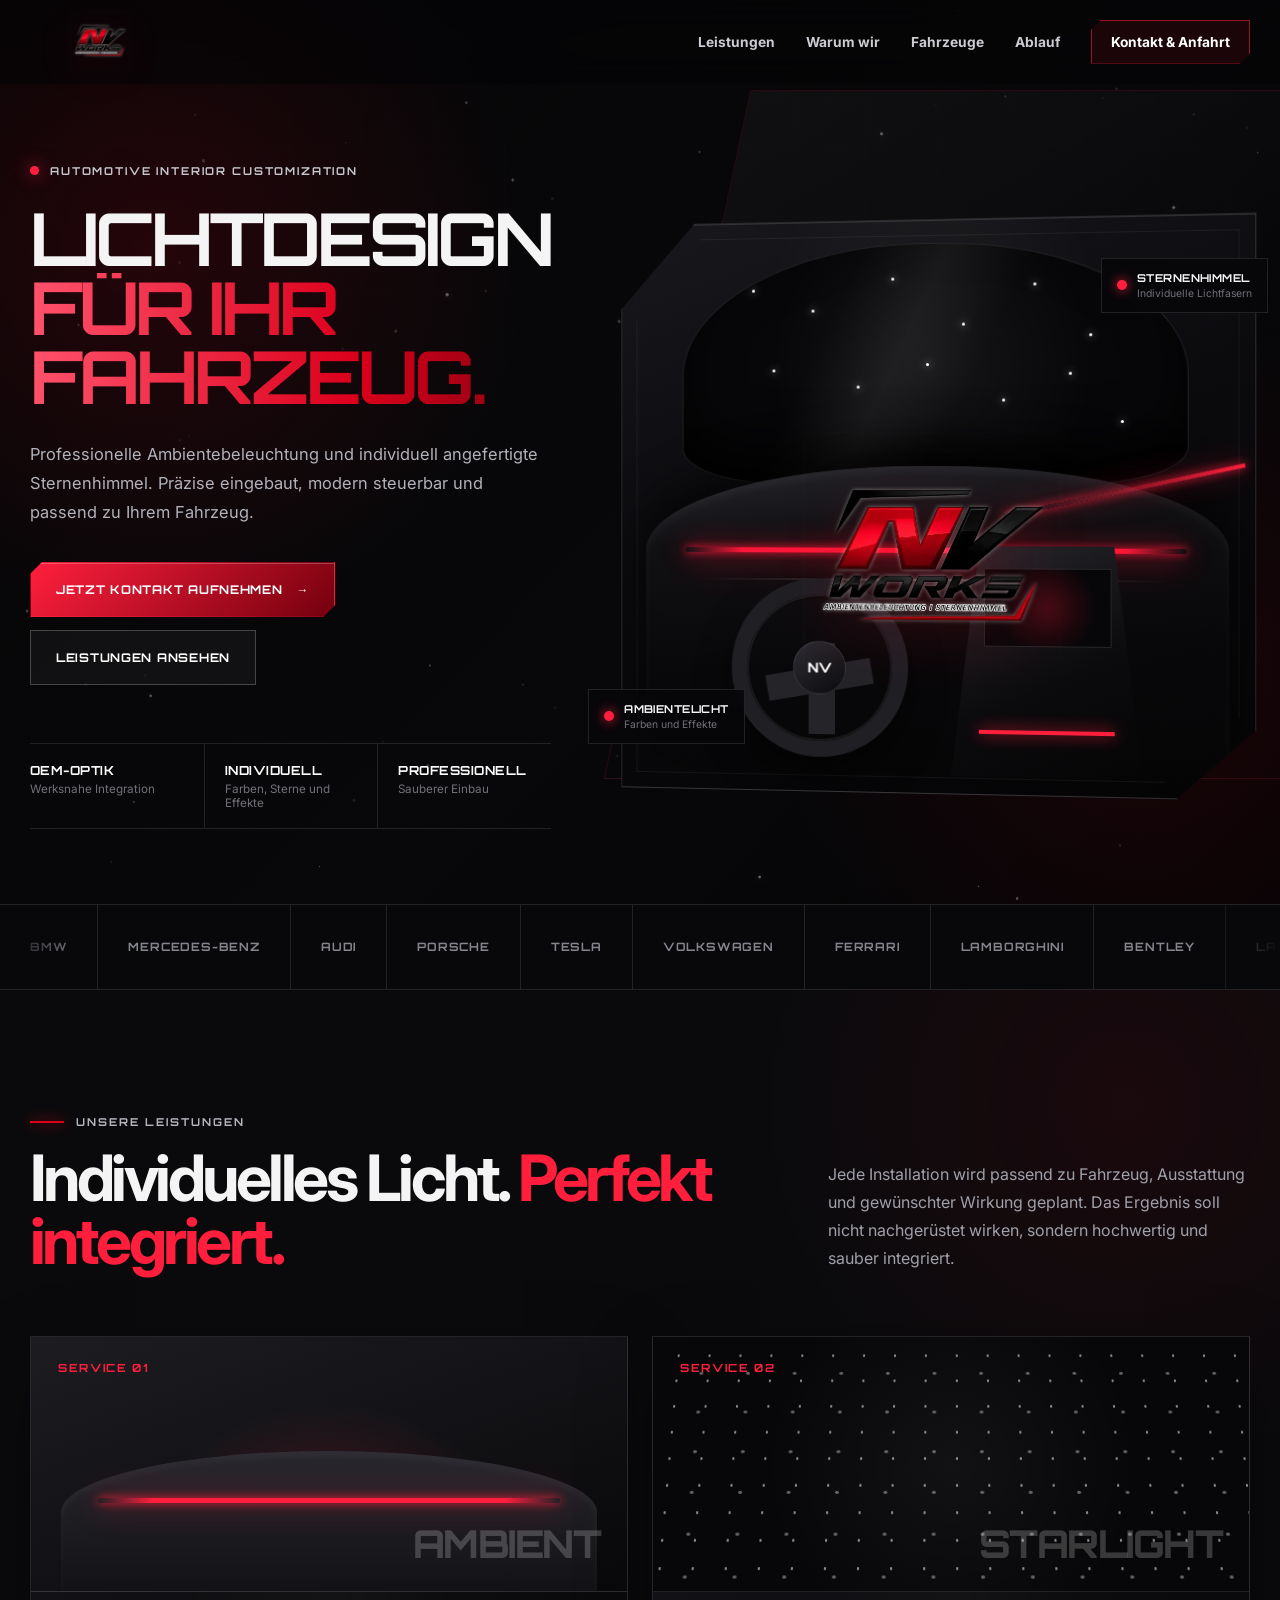
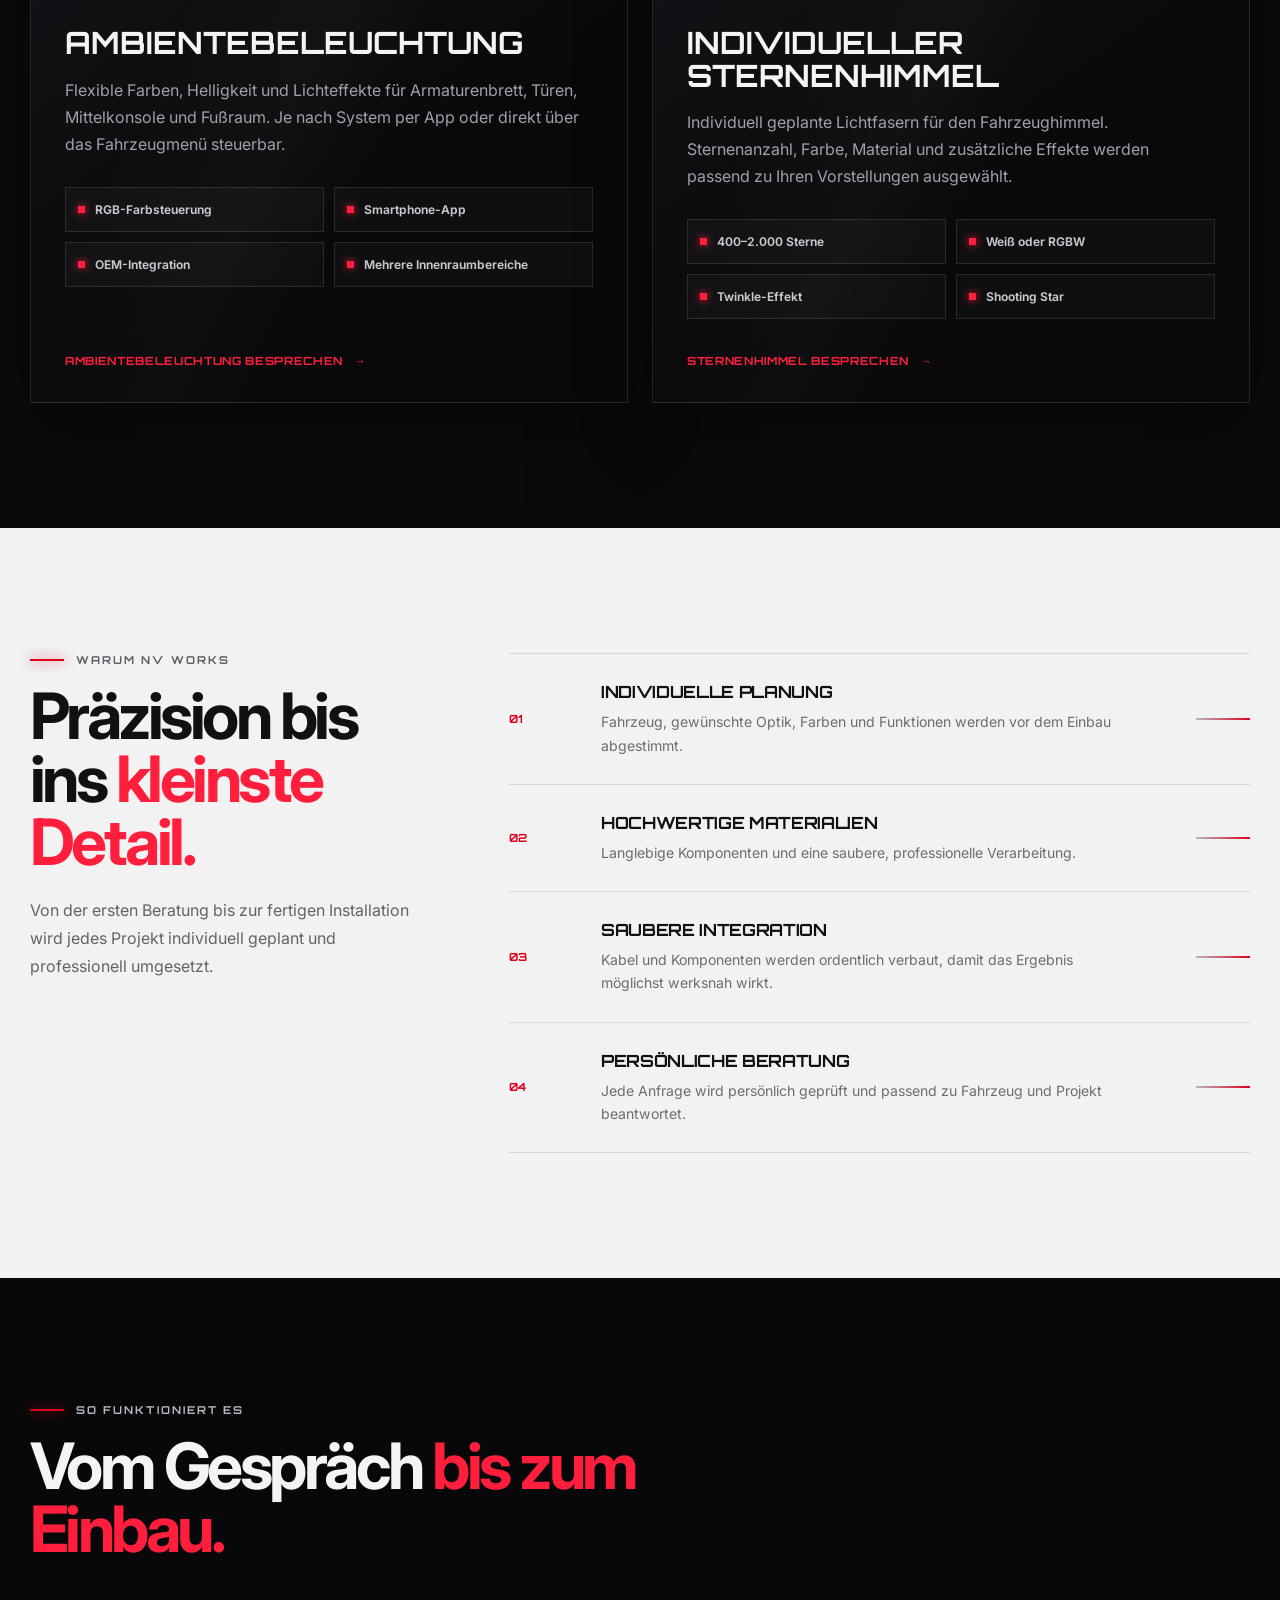
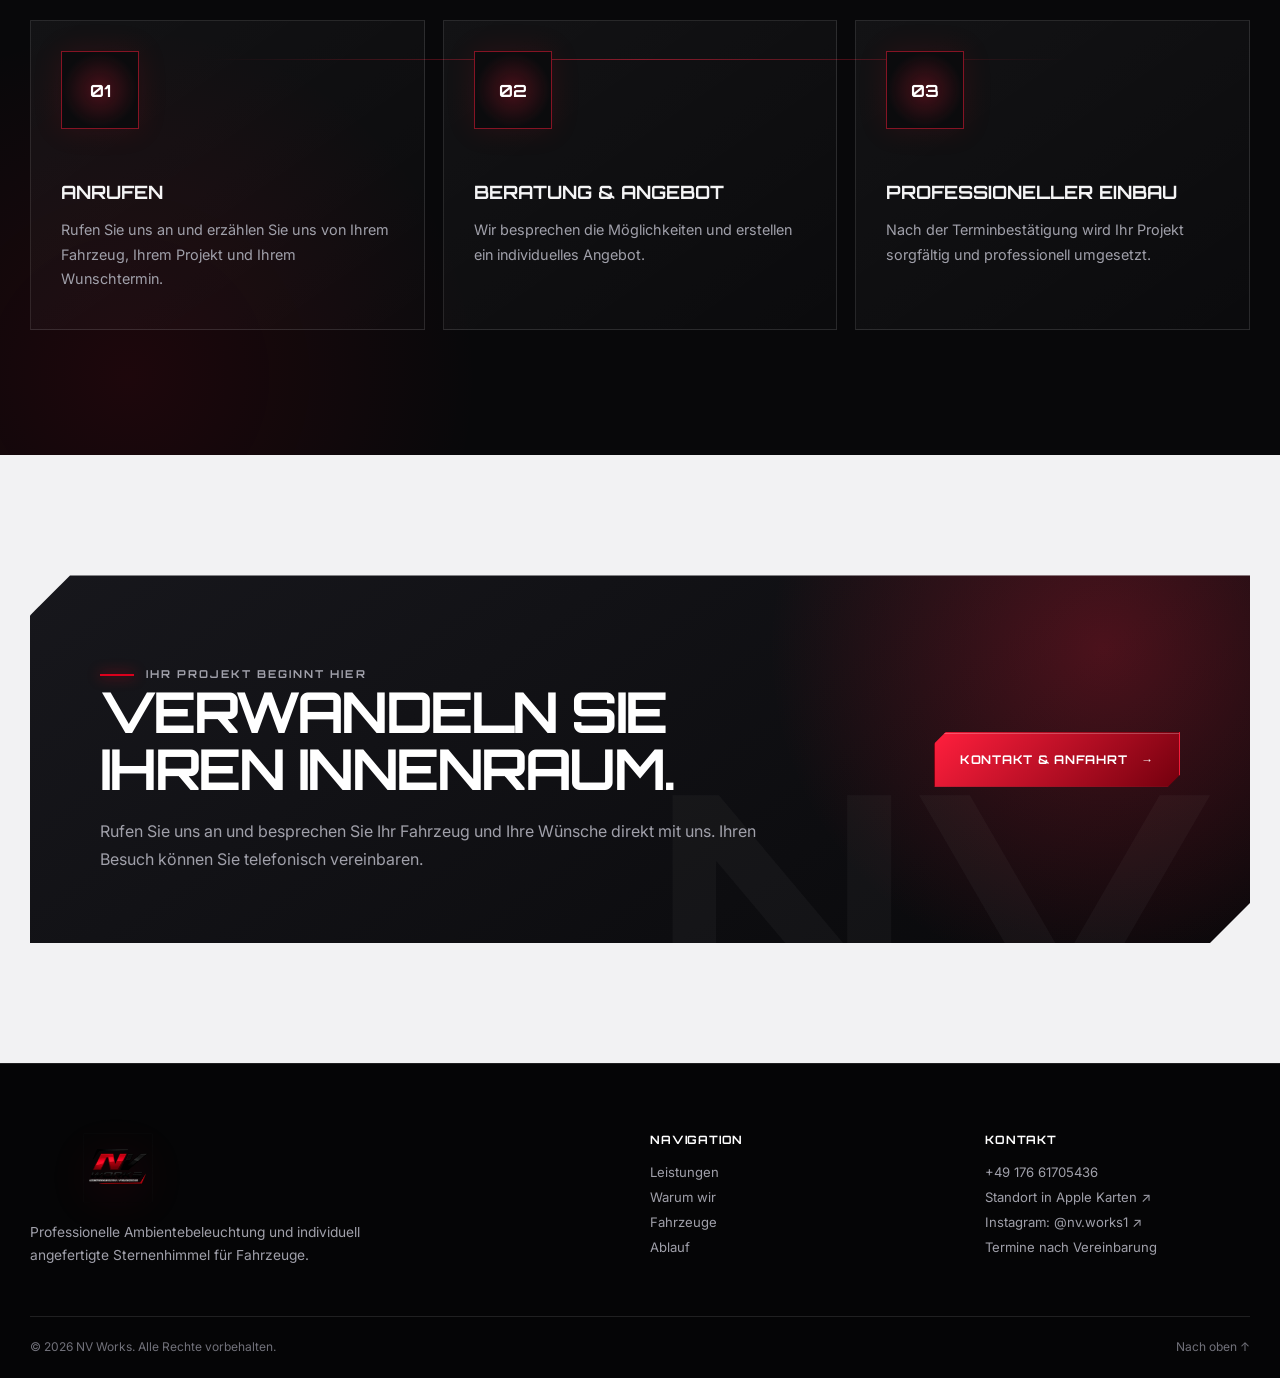
<file: index.html>
<!DOCTYPE html>
<html lang="de">
<head>
 <meta charset="UTF-8">
 <meta name="viewport" content="width=device-width, initial-scale=1.0">
 <meta name="description" content="NV Works – professionelle Ambientebeleuchtung und individuelle Sternenhimmel für Fahrzeuge.">
 <meta name="theme-color" content="#050506">
 <title>NV Works | Ambientebeleuchtung & Sternenhimmel</title>
 
 <link rel="icon" type="image/png" href="nv-works-logo.png">
 <link rel="preconnect" href="https://fonts.googleapis.com">
 <link rel="preconnect" href="https://fonts.gstatic.com" crossorigin>
 <link href="https://fonts.googleapis.com/css2?family=Inter:wght@400;500;600;700;800&family=Orbitron:wght@500;600;700;800&display=swap" rel="stylesheet">
 
 <style>
   :root {
     --black: #050506;
     --black-soft: #0a0a0c;
     --panel: #101014;
     --panel-light: #17171c;
     --metal: #26262c;
     --red: #dc001c;
     --red-bright: #ff1f3d;
     --red-dark: #74000e;
     --white: #ffffff;
     --text: #f4f4f5;
     --muted: #a0a0aa;
     --muted-dark: #71717a;
     --line: rgba(255, 255, 255, 0.11);
     --line-strong: rgba(255, 255, 255, 0.22);
     --container: 1220px;
     --header-height: 84px;
     --radius: 22px;
     --shadow: 0 30px 90px rgba(0, 0, 0, 0.55);
   }
 
   * { box-sizing: border-box; }
 
   html {
     scroll-behavior: smooth;
     scroll-padding-top: 100px;
   }
 
   body {
     margin: 0;
     min-width: 320px;
     overflow-x: hidden;
     color: var(--text);
     background: var(--black);
     font-family: "Inter", sans-serif;
   }
 
   body.menu-open { overflow: hidden; }
 
   button,
   input,
   select,
   textarea { font: inherit; }
 
   a {
     color: inherit;
     text-decoration: none;
   }
 
   img {
     display: block;
     max-width: 100%;
   }
 
   .container {
     width: min(calc(100% - 40px), var(--container));
     margin-inline: auto;
   }
 
   .section-label {
     display: flex;
     align-items: center;
     gap: 12px;
     margin: 0 0 18px;
     color: #b5b5bd;
     font-family: "Orbitron", sans-serif;
     font-size: 0.68rem;
     font-weight: 700;
     letter-spacing: 0.19em;
     text-transform: uppercase;
   }
 
   .section-label::before {
     content: "";
     width: 34px;
     height: 2px;
     background: var(--red);
     box-shadow: 0 0 13px var(--red);
   }
 
   .section-title {
     margin: 0;
     max-width: 800px;
     font-size: clamp(2.3rem, 5vw, 4.8rem);
     line-height: 0.98;
     letter-spacing: -0.055em;
   }
 
   .section-title span { color: var(--red-bright); }
 
   .section-description {
     max-width: 610px;
     margin: 22px 0 0;
     color: var(--muted);
     font-size: 1rem;
     line-height: 1.75;
   }
 
   .reveal {
     opacity: 0;
     transform: translateY(28px);
     transition: opacity 0.75s ease, transform 0.75s ease;
   }
 
   .reveal.visible {
     opacity: 1;
     transform: translateY(0);
   }
 
   /* HEADER */
 
   .site-header {
     position: fixed;
     inset: 0 0 auto;
     z-index: 1000;
     height: var(--header-height);
     border-bottom: 1px solid transparent;
     background: rgba(5, 5, 6, 0.68);
     backdrop-filter: blur(18px);
     -webkit-backdrop-filter: blur(18px);
     transition: background 0.3s ease, border-color 0.3s ease;
   }
 
   .site-header.scrolled {
     border-color: var(--line);
     background: rgba(5, 5, 6, 0.94);
   }
 
   .nav-inner {
     height: 100%;
     display: flex;
     align-items: center;
     justify-content: space-between;
     gap: 30px;
   }
 
   .brand {
     position: relative;
     z-index: 1003;
     display: flex;
     align-items: center;
     gap: 14px;
   }
 
   .brand-image {
     width: 140px;
     max-height: 62px;
     object-fit: contain;
     filter: drop-shadow(0 0 1px rgba(255, 255, 255, 0.55)) drop-shadow(0 8px 20px rgba(220, 0, 28, 0.18));
   }
 
   .brand-fallback {
     display: none;
     align-items: center;
     gap: 7px;
     color: var(--white);
     font-family: "Orbitron", sans-serif;
     font-size: 1.05rem;
     font-weight: 800;
     letter-spacing: 0.08em;
   }
 
   .brand-fallback strong { color: var(--red-bright); }
 
   .main-nav {
     display: flex;
     align-items: center;
     gap: 31px;
   }
 
   .main-nav > a {
     position: relative;
     color: #ccccd2;
     font-size: 0.86rem;
     font-weight: 700;
     transition: color 0.2s ease;
   }
 
   .main-nav > a:not(.nav-cta)::after {
     content: "";
     position: absolute;
     left: 0;
     right: 100%;
     bottom: -9px;
     height: 2px;
     background: var(--red-bright);
     transition: right 0.25s ease;
   }
 
   .main-nav > a:not(.nav-cta):hover { color: var(--white); }
   .main-nav > a:not(.nav-cta):hover::after { right: 0; }
 
   .nav-cta {
     display: inline-flex;
     min-height: 44px;
     align-items: center;
     padding: 0 19px;
     border: 1px solid rgba(255, 31, 61, 0.55);
     clip-path: polygon(10px 0, 100% 0, 100% calc(100% - 10px), calc(100% - 10px) 100%, 0 100%, 0 10px);
     color: var(--white) !important;
     background: rgba(220, 0, 28, 0.1);
   }
 
   .nav-cta:hover { background: var(--red); }
 
   .menu-button {
     position: relative;
     z-index: 1004;
     display: none;
     width: 48px;
     height: 46px;
     border: 1px solid var(--line);
     background: rgba(255, 255, 255, 0.04);
     cursor: pointer;
   }
 
   .menu-button span {
     position: absolute;
     left: 13px;
     width: 21px;
     height: 2px;
     background: var(--white);
     transition: top 0.25s ease, transform 0.25s ease, opacity 0.25s ease;
   }
 
   .menu-button span:nth-child(1) { top: 14px; }
   .menu-button span:nth-child(2) { top: 21px; }
   .menu-button span:nth-child(3) { top: 28px; }
 
   .menu-button[aria-expanded="true"] span:nth-child(1) {
     top: 21px;
     transform: rotate(45deg);
   }
 
   .menu-button[aria-expanded="true"] span:nth-child(2) { opacity: 0; }
 
   .menu-button[aria-expanded="true"] span:nth-child(3) {
     top: 21px;
     transform: rotate(-45deg);
   }
 
   /* BUTTONS */
 
   .button {
     display: inline-flex;
     min-height: 55px;
     align-items: center;
     justify-content: center;
     gap: 14px;
     padding: 0 25px;
     border: 1px solid transparent;
     font-family: "Orbitron", sans-serif;
     font-size: 0.75rem;
     font-weight: 700;
     letter-spacing: 0.06em;
     text-transform: uppercase;
     cursor: pointer;
     transition: transform 0.25s ease, box-shadow 0.25s ease, background 0.25s ease;
   }
 
   .button:hover { transform: translateY(-3px); }
 
   .button-primary {
     clip-path: polygon(12px 0, 100% 0, 100% calc(100% - 12px), calc(100% - 12px) 100%, 0 100%, 0 12px);
     color: var(--white);
     background: linear-gradient(135deg, var(--red-bright), var(--red-dark));
     box-shadow: 0 18px 38px rgba(220, 0, 28, 0.28), inset 0 1px 0 rgba(255, 255, 255, 0.24);
   }
 
   .button-primary:hover {
     box-shadow: 0 23px 48px rgba(220, 0, 28, 0.4), inset 0 1px 0 rgba(255, 255, 255, 0.24);
   }
 
   .button-secondary {
     color: var(--white);
     border-color: var(--line-strong);
     background: rgba(255, 255, 255, 0.04);
   }
 
   .button-secondary:hover { background: rgba(255, 255, 255, 0.08); }
 
   /* HERO */
 
   .hero {
     position: relative;
     min-height: 100svh;
     display: flex;
     align-items: center;
     padding: calc(var(--header-height) + 75px) 0 75px;
     overflow: hidden;
     isolation: isolate;
     background: radial-gradient(circle at 12% 28%, rgba(220, 0, 28, 0.14), transparent 29%), radial-gradient(circle at 90% 76%, rgba(220, 0, 28, 0.1), transparent 28%), linear-gradient(135deg, #050506 0%, #08080a 58%, #030304 100%);
   }
 
   .hero::before {
     content: "";
     position: absolute;
     inset: 0;
     z-index: -4;
     opacity: 0.16;
     background-image: linear-gradient(rgba(255, 255, 255, 0.04) 1px, transparent 1px), linear-gradient(90deg, rgba(255, 255, 255, 0.04) 1px, transparent 1px);
     background-size: 72px 72px;
     mask-image: linear-gradient(to bottom, black, transparent 92%);
   }
 
   .hero::after {
     content: "";
     position: absolute;
     right: -90px;
     top: 10%;
     z-index: -3;
     width: 54%;
     height: 76%;
     border: 1px solid rgba(255, 31, 61, 0.13);
     transform: skewX(-12deg);
     background: linear-gradient(145deg, rgba(255, 255, 255, 0.035), transparent 50%);
   }
 
   .star-canvas {
     position: absolute;
     inset: 0;
     z-index: -2;
     width: 100%;
     height: 100%;
     opacity: 0.5;
   }
 
   .hero-grid {
     display: grid;
     grid-template-columns: minmax(0, 0.9fr) minmax(480px, 1.1fr);
     gap: 62px;
     align-items: center;
   }
 
   .hero-copy {
     position: relative;
     z-index: 4;
   }
 
   .hero-badge {
     display: inline-flex;
     align-items: center;
     gap: 11px;
     margin-bottom: 26px;
     color: #c5c5cc;
     font-family: "Orbitron", sans-serif;
     font-size: 0.68rem;
     font-weight: 700;
     letter-spacing: 0.17em;
     text-transform: uppercase;
   }
 
   .hero-badge i {
     width: 9px;
     height: 9px;
     border-radius: 50%;
     background: var(--red-bright);
     box-shadow: 0 0 18px var(--red-bright);
   }
 
   .hero h1 {
     margin: 0;
     max-width: 760px;
     font-family: "Orbitron", sans-serif;
     font-size: clamp(3rem, 5.7vw, 6.3rem);
     line-height: 0.95;
     letter-spacing: -0.055em;
     text-transform: uppercase;
   }
 
   .hero h1 span {
     display: block;
     color: transparent;
     background: linear-gradient(90deg, #ff526b, var(--red) 62%, #83000f);
     -webkit-background-clip: text;
     background-clip: text;
   }
 
   .hero-description {
     max-width: 650px;
     margin: 29px 0 0;
     color: #b2b2ba;
     font-size: 1.03rem;
     line-height: 1.75;
   }
 
   .hero-actions {
     display: flex;
     flex-wrap: wrap;
     gap: 13px;
     margin-top: 35px;
   }
 
   .hero-stats {
     display: grid;
     grid-template-columns: repeat(3, minmax(0, 1fr));
     margin-top: 58px;
     border-top: 1px solid var(--line);
     border-bottom: 1px solid var(--line);
   }
 
   .hero-stat { padding: 18px 17px 18px 0; }
 
   .hero-stat + .hero-stat {
     padding-left: 20px;
     border-left: 1px solid var(--line);
   }
 
   .hero-stat strong,
   .hero-stat span { display: block; }
 
   .hero-stat strong {
     color: var(--white);
     font-family: "Orbitron", sans-serif;
     font-size: 0.78rem;
     letter-spacing: 0.04em;
     text-transform: uppercase;
   }
 
   .hero-stat span {
     margin-top: 4px;
     color: var(--muted-dark);
     font-size: 0.73rem;
   }
 
   /* COCKPIT VISUAL */
 
   .cockpit {
     position: relative;
     min-height: 600px;
     perspective: 1200px;
   }
 
   .cockpit-frame {
     position: absolute;
     inset: 25px 0 0;
     overflow: hidden;
     border: 1px solid rgba(255, 255, 255, 0.13);
     clip-path: polygon(12% 0, 100% 0, 100% 88%, 88% 100%, 0 100%, 0 15%);
     background: radial-gradient(circle at 50% 17%, rgba(255, 255, 255, 0.05), transparent 30%), linear-gradient(160deg, #18181d 0%, #0b0b0e 45%, #050506 100%);
     box-shadow: var(--shadow), inset 0 1px 0 rgba(255, 255, 255, 0.13);
     transform: rotateY(-5deg);
   }
 
   .cockpit-frame::before {
     content: "";
     position: absolute;
     inset: 15px;
     border: 1px solid rgba(255, 255, 255, 0.055);
     clip-path: polygon(11% 0, 100% 0, 100% 88%, 88% 100%, 0 100%, 0 15%);
   }
 
   .windshield {
     position: absolute;
     top: 4%;
     left: 10%;
     width: 80%;
     height: 42%;
     overflow: hidden;
     border: 1px solid rgba(255, 255, 255, 0.1);
     border-radius: 48% 48% 20% 20% / 55% 55% 15% 15%;
     background: radial-gradient(circle at center, rgba(255, 255, 255, 0.06), transparent 58%), #070709;
     box-shadow: inset 0 -30px 55px rgba(0, 0, 0, 0.75);
   }
 
   .windshield::after {
     content: "";
     position: absolute;
     inset: 0;
     background: linear-gradient(115deg, transparent 30%, rgba(255, 255, 255, 0.055) 44%, transparent 58%);
   }
 
   .windshield-stars {
     position: absolute;
     inset: 0;
   }
 
   .windshield-stars span {
     position: absolute;
     width: 3px;
     height: 3px;
     border-radius: 50%;
     background: #ffffff;
     box-shadow: 0 0 8px #ffffff;
     animation: twinkle 2.4s ease-in-out infinite;
   }
 
   .windshield-stars span:nth-child(1) { top: 18%; left: 14%; }
   .windshield-stars span:nth-child(2) { top: 27%; left: 26%; animation-delay: -0.6s; }
   .windshield-stars span:nth-child(3) { top: 14%; left: 42%; animation-delay: -1.1s; }
   .windshield-stars span:nth-child(4) { top: 33%; left: 56%; animation-delay: -0.2s; }
   .windshield-stars span:nth-child(5) { top: 17%; left: 70%; animation-delay: -1.7s; }
   .windshield-stars span:nth-child(6) { top: 38%; left: 81%; animation-delay: -0.9s; }
   .windshield-stars span:nth-child(7) { top: 52%; left: 18%; animation-delay: -1.4s; }
   .windshield-stars span:nth-child(8) { top: 59%; left: 35%; animation-delay: -0.3s; }
   .windshield-stars span:nth-child(9) { top: 50%; left: 49%; animation-delay: -1.9s; }
   .windshield-stars span:nth-child(10) { top: 65%; left: 64%; animation-delay: -0.7s; }
   .windshield-stars span:nth-child(11) { top: 54%; left: 77%; animation-delay: -1.2s; }
   .windshield-stars span:nth-child(12) { top: 74%; left: 87%; animation-delay: -0.4s; }
 
   @keyframes twinkle {
     0%, 100% { opacity: 0.2; transform: scale(0.7); }
     50% { opacity: 1; transform: scale(1.5); }
   }
 
   .dashboard {
     position: absolute;
     left: 4%;
     right: 4%;
     bottom: 4%;
     height: 53%;
     border-radius: 48% 48% 8% 8% / 28% 28% 8% 8%;
     background: linear-gradient(175deg, #26262c 0%, #111114 23%, #08080a 61%, #050506 100%);
     box-shadow: inset 0 6px 10px rgba(255, 255, 255, 0.04), 0 -15px 45px rgba(0, 0, 0, 0.65);
   }
 
   .dashboard::before {
     content: "";
     position: absolute;
     top: 27%;
     left: 7%;
     right: 7%;
     height: 5px;
     border-radius: 20px;
     background: linear-gradient(90deg, transparent, #ff1738 12%, #ff1738 88%, transparent);
     box-shadow: 0 0 9px #ff1738, 0 0 26px rgba(255, 23, 56, 0.75), 0 12px 35px rgba(255, 23, 56, 0.45);
   }
 
   .dashboard::after {
     content: "";
     position: absolute;
     top: 37%;
     left: 9%;
     right: 9%;
     height: 2px;
     background: linear-gradient(90deg, transparent, rgba(255, 255, 255, 0.22), transparent);
   }
 
   .steering-wheel {
     position: absolute;
     left: 18%;
     bottom: 6%;
     width: 180px;
     height: 180px;
     border: 16px solid #1f1f24;
     border-radius: 50%;
     box-shadow: inset 0 0 0 2px rgba(255, 255, 255, 0.07), 0 20px 35px rgba(0, 0, 0, 0.5);
   }
 
   .steering-wheel::before,
   .steering-wheel::after {
     content: "";
     position: absolute;
     background: #242429;
   }
 
   .steering-wheel::before {
     top: 73px;
     left: 20px;
     width: 108px;
     height: 26px;
     transform: rotate(-10deg);
   }
 
   .steering-wheel::after {
     top: 49px;
     left: 63px;
     width: 27px;
     height: 92px;
   }
 
   .steering-center {
     position: absolute;
     inset: 47px;
     z-index: 2;
     display: grid;
     place-items: center;
     border: 1px solid rgba(255, 255, 255, 0.1);
     border-radius: 50%;
     color: var(--white);
     background: linear-gradient(145deg, #2d2d33, #0c0c0f);
     font-family: "Orbitron", sans-serif;
     font-size: 0.85rem;
     font-weight: 800;
   }
 
   .center-console {
     position: absolute;
     right: 17%;
     bottom: 3%;
     width: 190px;
     height: 230px;
     clip-path: polygon(15% 0, 85% 0, 100% 100%, 0 100%);
     background: linear-gradient(155deg, #27272d, #0b0b0d 58%, #050506);
     box-shadow: 0 18px 40px rgba(0, 0, 0, 0.45);
   }
 
   .center-console::before {
     content: "";
     position: absolute;
     top: 22px;
     left: 33px;
     width: 124px;
     height: 76px;
     border: 1px solid rgba(255, 255, 255, 0.12);
     background: radial-gradient(circle, rgba(255, 23, 56, 0.25), transparent 66%), #070709;
   }
 
   .center-console::after {
     content: "";
     position: absolute;
     left: 28px;
     right: 28px;
     bottom: 43px;
     height: 4px;
     background: var(--red-bright);
     box-shadow: 0 0 15px var(--red-bright);
   }
 
   .door-light {
     position: absolute;
     right: 1%;
     top: 47%;
     width: 38%;
     height: 4px;
     transform: rotate(-12deg);
     background: linear-gradient(90deg, transparent, var(--red-bright));
     box-shadow: 0 0 10px var(--red-bright), 0 0 28px rgba(255, 31, 61, 0.65);
   }
 
   .hero-logo-badge {
     position: absolute;
     top: 50%;
     left: 50%;
     z-index: 4;
     width: min(270px, 44%);
     transform: translate(-50%, -30%);
     filter: drop-shadow(0 0 2px rgba(255, 255, 255, 0.45)) drop-shadow(0 20px 30px rgba(220, 0, 28, 0.22));
   }
 
   .visual-label {
     position: absolute;
     z-index: 6;
     display: flex;
     align-items: center;
     gap: 10px;
     padding: 12px 15px;
     border: 1px solid var(--line);
     background: rgba(8, 8, 10, 0.87);
     backdrop-filter: blur(12px);
   }
 
   .visual-label strong,
   .visual-label small { display: block; }
 
   .visual-label strong {
     font-family: "Orbitron", sans-serif;
     font-size: 0.68rem;
     letter-spacing: 0.04em;
     text-transform: uppercase;
   }
 
   .visual-label small {
     margin-top: 2px;
     color: var(--muted-dark);
     font-size: 0.65rem;
   }
 
   .visual-label i {
     width: 10px;
     height: 10px;
     border-radius: 50%;
     background: var(--red-bright);
     box-shadow: 0 0 12px var(--red-bright);
   }
 
   .visual-label-one { top: 64px; right: -18px; }
   .visual-label-two { left: -25px; bottom: 50px; }
 
   /* BRAND STRIP */
 
   .brand-strip {
     position: relative;
     overflow: hidden;
     border-top: 1px solid var(--line);
     border-bottom: 1px solid var(--line);
     background: #08080a;
   }
 
   .brand-strip::before,
   .brand-strip::after {
     content: "";
     position: absolute;
     top: 0;
     bottom: 0;
     z-index: 2;
     width: 90px;
     pointer-events: none;
   }
 
   .brand-strip::before {
     left: 0;
     background: linear-gradient(90deg, #08080a, transparent);
   }
 
   .brand-strip::after {
     right: 0;
     background: linear-gradient(-90deg, #08080a, transparent);
   }
 
   .brand-track {
     display: flex;
     width: max-content;
     animation: brandScroll 35s linear infinite;
   }
 
   .brand-track span {
     display: flex;
     min-height: 84px;
     align-items: center;
     padding: 0 30px;
     border-right: 1px solid var(--line);
     color: #85858e;
     font-family: "Orbitron", sans-serif;
     font-size: 0.72rem;
     font-weight: 700;
     letter-spacing: 0.07em;
     text-transform: uppercase;
     white-space: nowrap;
   }
 
   @keyframes brandScroll {
     to { transform: translateX(-50%); }
   }
 
   /* SERVICES */
 
   .services-section {
     position: relative;
     padding: 125px 0;
     overflow: hidden;
     background: radial-gradient(circle at 88% 10%, rgba(220, 0, 28, 0.08), transparent 24%), #0a0a0c;
   }
 
   .services-heading {
     display: grid;
     grid-template-columns: minmax(0, 1fr) minmax(320px, 0.58fr);
     gap: 70px;
     align-items: end;
     margin-bottom: 64px;
   }
 
   .services-heading > p {
     margin: 0;
     color: var(--muted);
     line-height: 1.75;
   }
 
   .service-layout {
     display: grid;
     grid-template-columns: repeat(2, minmax(0, 1fr));
     gap: 24px;
   }
 
   .service-panel {
     position: relative;
     min-height: 610px;
     display: flex;
     flex-direction: column;
     overflow: hidden;
     border: 1px solid var(--line);
     background: linear-gradient(145deg, #17171c, #09090b 65%);
     box-shadow: 0 25px 70px rgba(0, 0, 0, 0.28);
   }
 
   .service-panel::before {
     content: "";
     position: absolute;
     inset: 0;
     background: linear-gradient(115deg, transparent 30%, rgba(255, 255, 255, 0.025) 48%, transparent 60%);
     pointer-events: none;
   }
 
   .service-panel-top {
     position: relative;
     min-height: 255px;
     overflow: hidden;
     border-bottom: 1px solid var(--line);
   }
 
   .ambient-visual {
     background: radial-gradient(circle at 50% 110%, rgba(255, 31, 61, 0.35), transparent 52%), linear-gradient(160deg, #1c1c21, #09090b);
   }
 
   .ambient-dashboard {
     position: absolute;
     left: 5%;
     right: 5%;
     bottom: -35px;
     height: 175px;
     border-radius: 50% 50% 0 0 / 35% 35% 0 0;
     background: linear-gradient(180deg, #28282e, #0d0d10);
     box-shadow: inset 0 5px 8px rgba(255, 255, 255, 0.04);
   }
 
   .ambient-dashboard::after {
     content: "";
     position: absolute;
     top: 47px;
     left: 7%;
     right: 7%;
     height: 5px;
     border-radius: 20px;
     background: linear-gradient(90deg, transparent, #ff1f3d 12%, #ff1f3d 88%, transparent);
     box-shadow: 0 0 10px #ff1f3d, 0 0 32px rgba(255, 31, 61, 0.7);
   }
 
   .starlight-visual {
     background: radial-gradient(circle at center, rgba(255, 255, 255, 0.045), transparent 58%), #070709;
   }
 
   .service-stars {
     position: absolute;
     inset: 0;
     background-image: radial-gradient(circle, white 0 1px, transparent 1.5px);
     background-size: 32px 27px;
     opacity: 0.55;
     transform: perspective(500px) rotateX(9deg);
   }
 
   .service-stars::after {
     content: "";
     position: absolute;
     inset: 0;
     background-image: radial-gradient(circle, white 0 1.5px, transparent 2px);
     background-position: 17px 12px;
     background-size: 48px 41px;
     opacity: 0.65;
   }
 
   .service-number {
     position: absolute;
     top: 24px;
     left: 27px;
     z-index: 2;
     color: var(--red-bright);
     font-family: "Orbitron", sans-serif;
     font-size: 0.7rem;
     font-weight: 700;
     letter-spacing: 0.15em;
   }
 
   .service-name {
     position: absolute;
     right: 27px;
     bottom: 24px;
     z-index: 2;
     color: rgba(255, 255, 255, 0.2);
     font-family: "Orbitron", sans-serif;
     font-size: clamp(1.6rem, 3vw, 3rem);
     font-weight: 800;
     letter-spacing: -0.04em;
     text-transform: uppercase;
   }
 
   .service-content {
     position: relative;
     z-index: 2;
     flex: 1;
     display: flex;
     flex-direction: column;
     padding: 34px;
   }
 
   .service-content h3 {
     margin: 0;
     font-family: "Orbitron", sans-serif;
     font-size: clamp(1.5rem, 2.4vw, 2.4rem);
     line-height: 1.05;
     text-transform: uppercase;
   }
 
   .service-content > p {
     margin: 18px 0 0;
     color: var(--muted);
     line-height: 1.7;
   }
 
   .spec-list {
     display: grid;
     grid-template-columns: repeat(2, minmax(0, 1fr));
     gap: 10px;
     margin: 29px 0 35px;
   }
 
   .spec-list span {
     position: relative;
     min-height: 45px;
     display: flex;
     align-items: center;
     padding: 10px 12px 10px 29px;
     border: 1px solid var(--line);
     color: #c7c7ce;
     background: rgba(255, 255, 255, 0.025);
     font-size: 0.75rem;
     font-weight: 650;
   }
 
   .spec-list span::before {
     content: "";
     position: absolute;
     left: 12px;
     width: 7px;
     height: 7px;
     background: var(--red-bright);
     box-shadow: 0 0 9px var(--red-bright);
   }
 
   .service-link {
     display: inline-flex;
     align-items: center;
     gap: 11px;
     margin-top: auto;
     color: var(--red-bright);
     font-family: "Orbitron", sans-serif;
     font-size: 0.7rem;
     font-weight: 700;
     letter-spacing: 0.06em;
     text-transform: uppercase;
   }
 
   .service-link span { transition: transform 0.2s ease; }
   .service-link:hover span { transform: translateX(5px); }
 
   /* WHY US */
 
   .why-section {
     padding: 125px 0;
     color: #111114;
     background: #f2f2f3;
   }
 
   .why-grid {
     display: grid;
     grid-template-columns: minmax(300px, 0.7fr) minmax(0, 1.3fr);
     gap: 80px;
     align-items: start;
   }
 
   .why-section .section-label { color: #5e5e66; }
   .why-section .section-description { color: #62626a; }
   .feature-stack { border-top: 1px solid #d6d6da; }
 
   .feature-item {
     display: grid;
     grid-template-columns: 70px minmax(0, 1fr) 90px;
     gap: 22px;
     align-items: center;
     padding: 27px 0;
     border-bottom: 1px solid #d6d6da;
   }
 
   .feature-item > span {
     color: var(--red);
     font-family: "Orbitron", sans-serif;
     font-size: 0.7rem;
     font-weight: 700;
   }
 
   .feature-item h3 {
     margin: 0;
     font-family: "Orbitron", sans-serif;
     font-size: 1.05rem;
     letter-spacing: -0.02em;
     text-transform: uppercase;
   }
 
   .feature-item p {
     margin: 8px 0 0;
     color: #6c6c74;
     font-size: 0.88rem;
     line-height: 1.65;
   }
 
   .feature-item i {
     justify-self: end;
     width: 54px;
     height: 2px;
     background: linear-gradient(90deg, #b7b7bd, var(--red));
   }
 
   /* PROCESS */
 
   .process-section {
     position: relative;
     padding: 125px 0;
     overflow: hidden;
     background: radial-gradient(circle at 10% 90%, rgba(220, 0, 28, 0.1), transparent 26%), #08080a;
   }
 
   .process-heading { margin-bottom: 60px; }
 
   .process-grid {
     position: relative;
     display: grid;
     grid-template-columns: repeat(3, minmax(0, 1fr));
     gap: 18px;
   }
 
   .process-grid::before {
     content: "";
     position: absolute;
     top: 39px;
     left: 15%;
     right: 15%;
     height: 1px;
     background: linear-gradient(90deg, transparent, rgba(255, 31, 61, 0.5), transparent);
   }
 
   .process-card {
     position: relative;
     z-index: 2;
     min-height: 310px;
     padding: 30px;
     border: 1px solid var(--line);
     background: linear-gradient(145deg, rgba(255, 255, 255, 0.045), rgba(255, 255, 255, 0.012));
   }
 
   .process-icon {
     width: 78px;
     height: 78px;
     display: grid;
     place-items: center;
     margin-bottom: 51px;
     border: 1px solid rgba(255, 31, 61, 0.5);
     color: var(--white);
     background: radial-gradient(circle, rgba(255, 31, 61, 0.25), transparent 70%), #0b0b0d;
     font-family: "Orbitron", sans-serif;
     font-size: 1.05rem;
     font-weight: 700;
     box-shadow: 0 0 30px rgba(220, 0, 28, 0.12);
   }
 
   .process-card h3 {
     margin: 0;
     font-family: "Orbitron", sans-serif;
     font-size: 1.15rem;
     text-transform: uppercase;
   }
 
   .process-card p {
     margin: 15px 0 0;
     color: var(--muted);
     font-size: 0.9rem;
     line-height: 1.7;
   }
 
   /* CTA */
 
   .cta-section {
     padding: 120px 0;
     background: #f2f2f3;
   }
 
   .cta-panel {
     position: relative;
     display: grid;
     grid-template-columns: minmax(0, 1fr) auto;
     gap: 55px;
     align-items: center;
     overflow: hidden;
     padding: 70px;
     clip-path: polygon(40px 0, 100% 0, 100% calc(100% - 40px), calc(100% - 40px) 100%, 0 100%, 0 40px);
     color: var(--white);
     background: radial-gradient(circle at 88% 20%, rgba(255, 31, 61, 0.26), transparent 30%), linear-gradient(145deg, #17171c, #08080a);
     box-shadow: 0 35px 80px rgba(0, 0, 0, 0.21);
   }
 
   .cta-panel::before {
     content: "NV";
     position: absolute;
     right: 3%;
     bottom: -29%;
     color: rgba(255, 255, 255, 0.03);
     font-family: "Orbitron", sans-serif;
     font-size: 19rem;
     font-weight: 800;
     line-height: 1;
   }
 
   .cta-copy {
     position: relative;
     z-index: 2;
   }
 
   .cta-copy h2 {
     margin: 0;
     max-width: 760px;
     font-family: "Orbitron", sans-serif;
     font-size: clamp(2rem, 4.4vw, 4.2rem);
     line-height: 1;
     letter-spacing: -0.045em;
     text-transform: uppercase;
   }
 
   .cta-copy p {
     max-width: 680px;
     margin: 20px 0 0;
     color: var(--muted);
     line-height: 1.75;
   }
 
   .cta-panel .button {
     position: relative;
     z-index: 2;
     min-width: 235px;
   }
 
   /* FOOTER */
 
   .footer {
     padding: 68px 0 24px;
     border-top: 1px solid var(--line);
     background: #050506;
   }
 
   .footer-grid {
     display: grid;
     grid-template-columns: 1.35fr 0.65fr 0.65fr;
     gap: 70px;
     padding-bottom: 50px;
   }
 
   .footer-brand img {
     width: 175px;
     max-height: 72px;
     object-fit: contain;
     filter: drop-shadow(0 10px 22px rgba(220, 0, 28, 0.18));
   }
 
   .footer-brand p {
     max-width: 350px;
     margin: 17px 0 0;
     color: var(--muted);
     font-size: 0.86rem;
     line-height: 1.65;
   }
 
   .footer-links {
     display: grid;
     align-content: start;
     gap: 9px;
   }
 
   .footer-links strong {
     margin-bottom: 8px;
     color: var(--white);
     font-family: "Orbitron", sans-serif;
     font-size: 0.72rem;
     letter-spacing: 0.07em;
     text-transform: uppercase;
   }
 
   .footer-links a,
   .footer-links span {
     color: var(--muted);
     font-size: 0.82rem;
   }
 
   .footer-links a:hover { color: var(--white); }
 
   .footer-bottom {
     display: flex;
     justify-content: space-between;
     gap: 25px;
     padding-top: 22px;
     border-top: 1px solid var(--line);
     color: var(--muted-dark);
     font-size: 0.75rem;
   }
 
   .footer-bottom a:hover { color: var(--white); }
 
   /* TABLET */
 
   @media (max-width: 1050px) {
     .hero-grid { grid-template-columns: 1fr; }
     .hero-copy { max-width: 850px; }
 
     .cockpit {
       width: min(100%, 720px);
       min-height: 590px;
       margin-inline: auto;
     }
 
     .services-heading {
       grid-template-columns: 1fr;
       gap: 24px;
     }
 
     .why-grid {
       grid-template-columns: 1fr;
       gap: 55px;
     }
 
     .cta-panel { grid-template-columns: 1fr; }
   }
 
   /* FIXED MOBILE HEADER + NAVIGATION */
 
   @media (max-width: 820px) {
     :root { --header-height: 104px; }
 
     .container {
       width: min(calc(100% - 28px), var(--container));
     }
 
     .site-header {
       z-index: 2000;
       height: var(--header-height);
       border-bottom: 1px solid rgba(255, 255, 255, 0.08);
       background: #050506;
       backdrop-filter: none;
       -webkit-backdrop-filter: none;
     }
 
     .site-header.scrolled { background: #050506; }
 
     .nav-inner {
       height: 100%;
       padding-inline: 0;
     }
 
     .brand {
       z-index: 2003;
       width: 195px;
       height: 100px;
       overflow: visible;
       flex: 0 0 auto;
     }
 
     .brand-image {
       width: 184px;
       max-width: none;
       max-height: 92px;
       object-fit: contain;
       object-position: left center;
       filter: drop-shadow(0 0 1px rgba(255, 255, 255, 0.45)) drop-shadow(0 10px 24px rgba(220, 0, 28, 0.22));
     }
 
     .menu-button {
       position: relative;
       z-index: 2004;
       display: block;
       width: 60px;
       height: 60px;
       flex: 0 0 auto;
       border: 1px solid rgba(255, 255, 255, 0.28);
       border-radius: 16px;
       background: #111114;
       box-shadow: 0 12px 30px rgba(0, 0, 0, 0.42);
     }
 
     .menu-button span {
       left: 17px;
       width: 24px;
       height: 3px;
       border-radius: 999px;
       background: #fff;
     }
 
     .menu-button span:nth-child(1) { top: 18px; }
     .menu-button span:nth-child(2) { top: 28px; }
     .menu-button span:nth-child(3) { top: 38px; }
 
     .menu-button[aria-expanded="true"] span:nth-child(1) {
       top: 28px;
       transform: rotate(45deg);
     }
 
     .menu-button[aria-expanded="true"] span:nth-child(2) { opacity: 0; }
 
     .menu-button[aria-expanded="true"] span:nth-child(3) {
       top: 28px;
       transform: rotate(-45deg);
     }
 
     .main-nav {
       position: fixed;
       inset: 0;
       z-index: 2001;
       width: 100%;
       height: 100dvh;
       display: flex;
       flex-direction: column;
       align-items: stretch;
       justify-content: flex-start;
       gap: 0;
       padding: 132px 24px 42px;
       overflow-y: auto;
       overscroll-behavior: contain;
       opacity: 0;
       visibility: hidden;
       background: radial-gradient(circle at 92% 8%, rgba(220, 0, 28, 0.28), transparent 30%), linear-gradient(180deg, #07070a 0%, #050506 100%);
       transform: translateX(100%);
       transition: opacity 0.28s ease, visibility 0.28s ease, transform 0.28s ease;
     }
 
     .main-nav.open {
       opacity: 1;
       visibility: visible;
       transform: translateX(0);
     }
 
     .main-nav > a {
       position: relative;
       width: 100%;
       min-height: 74px;
       display: flex;
       align-items: center;
       justify-content: space-between;
       margin: 0;
       padding: 0 4px;
       border-bottom: 1px solid rgba(255, 255, 255, 0.14);
       color: #fff;
       background: transparent;
       font-family: "Orbitron", sans-serif;
       font-size: 1.12rem;
       font-weight: 700;
       line-height: 1.2;
       letter-spacing: 0.03em;
       text-transform: uppercase;
     }
 
     .main-nav > a:not(.nav-cta)::after {
       content: "→";
       position: static;
       width: auto;
       height: auto;
       color: var(--red-bright);
       background: none;
       font-size: 1.05rem;
     }
 
     .main-nav > a:not(.nav-cta):hover,
     .main-nav > a:not(.nav-cta):focus-visible {
       color: var(--red-bright);
     }
 
     .main-nav .nav-cta {
       width: 100%;
       min-height: 66px;
       justify-content: center;
       margin-top: 30px;
       padding: 0 20px;
       border: 1px solid var(--red-bright);
       border-radius: 14px;
       clip-path: none;
       color: #fff !important;
       background: linear-gradient(135deg, var(--red-bright), var(--red-dark));
       box-shadow: 0 18px 38px rgba(220, 0, 28, 0.3);
     }
 
     .main-nav .nav-cta::after { display: none; }
 
     body.menu-open .brand {
       opacity: 0;
       visibility: hidden;
       pointer-events: none;
     }
 
     body.menu-open .site-header {
       border-color: transparent;
       background: transparent;
     }
 
     body.menu-open .menu-button {
       position: fixed;
       top: 22px;
       right: 14px;
       z-index: 2005;
       border-color: var(--red-bright);
       background: #151518;
       box-shadow: 0 0 0 1px rgba(255, 31, 61, 0.2), 0 15px 35px rgba(0, 0, 0, 0.52);
     }
 
     .hero {
       min-height: auto;
       padding-top: calc(var(--header-height) + 65px);
     }
 
     .hero-grid { gap: 45px; }
     .hero h1 { font-size: clamp(2.75rem, 12vw, 4.8rem); }
     .hero-stats { grid-template-columns: 1fr; }
     .hero-stat { padding: 15px 0; }
 
     .hero-stat + .hero-stat {
       padding-left: 0;
       border-top: 1px solid var(--line);
       border-left: 0;
     }
 
     .cockpit { min-height: 500px; }
     .cockpit-frame { transform: none; }
 
     .steering-wheel {
       left: 12%;
       width: 150px;
       height: 150px;
     }
 
     .steering-wheel::before {
       top: 60px;
       left: 18px;
       width: 88px;
     }
 
     .steering-wheel::after {
       top: 38px;
       left: 52px;
       height: 79px;
     }
 
     .steering-center { inset: 39px; }
 
     .center-console {
       right: 10%;
       width: 160px;
     }
 
     .services-section,
     .why-section,
     .process-section,
     .cta-section { padding: 88px 0; }
 
     .service-layout,
     .process-grid { grid-template-columns: 1fr; }
 
     .process-grid::before { display: none; }
 
     .feature-item { grid-template-columns: 55px minmax(0, 1fr); }
     .feature-item i { display: none; }
     .cta-panel { padding: 46px 28px; }
     .footer-grid { grid-template-columns: 1fr 1fr; }
     .footer-brand { grid-column: 1 / -1; }
   }
 
   /* SMALL MOBILE */
 
   @media (max-width: 560px) {
     .brand {
       width: 178px;
       height: 96px;
     }
 
     .brand-image {
       width: 168px;
       max-height: 86px;
     }
 
     .main-nav {
       padding: 124px 20px 38px;
     }
 
     .main-nav > a {
       min-height: 69px;
       font-size: 1rem;
     }
 
     .hero-actions { flex-direction: column; }
     .hero-actions .button { width: 100%; }
     .cockpit { min-height: 405px; }
     .cockpit-frame { inset: 10px 0 0; }
     .hero-logo-badge { width: 43%; }
     .visual-label { padding: 9px 11px; }
     .visual-label-one { top: 25px; right: 0; }
     .visual-label-two { left: 0; bottom: 18px; }
     .windshield { top: 5%; height: 39%; }
     .dashboard { height: 53%; }
 
     .steering-wheel {
       left: 7%;
       bottom: 3%;
       width: 115px;
       height: 115px;
       border-width: 11px;
     }
 
     .steering-wheel::before,
     .steering-wheel::after { display: none; }
 
     .steering-center {
       inset: 28px;
       font-size: 0.65rem;
     }
 
     .center-console {
       right: 7%;
       width: 125px;
       height: 175px;
     }
 
     .center-console::before {
       left: 23px;
       width: 79px;
     }
 
     .spec-list { grid-template-columns: 1fr; }
     .service-panel { min-height: auto; }
     .service-content { padding: 27px; }
     .service-name { font-size: 1.45rem; }
 
     .feature-item {
       grid-template-columns: 42px 1fr;
       gap: 13px;
     }
 
     .cta-panel .button { width: 100%; }
 
     .footer-grid {
       grid-template-columns: 1fr;
       gap: 35px;
     }
 
     .footer-brand { grid-column: auto; }
 
     .footer-bottom {
       flex-direction: column;
       gap: 9px;
     }
   }
 
   @media (max-width: 390px) {
     .brand { width: 164px; }
     .brand-image { width: 154px; }
     .menu-button { width: 56px; height: 56px; }
     .menu-button span { left: 15px; width: 24px; }
     .menu-button span:nth-child(1) { top: 16px; }
     .menu-button span:nth-child(2) { top: 26px; }
     .menu-button span:nth-child(3) { top: 36px; }
     .menu-button[aria-expanded="true"] span:nth-child(1),
     .menu-button[aria-expanded="true"] span:nth-child(3) { top: 26px; }
   }
 
   @media (prefers-reduced-motion: reduce) {
     html { scroll-behavior: auto; }
 
     *,
     *::before,
     *::after {
       animation-duration: 0.01ms !important;
       animation-iteration-count: 1 !important;
       transition-duration: 0.01ms !important;
     }
 
     .reveal {
       opacity: 1;
       transform: none;
     }
   }
 </style>
</head>
 
<body>
 <header class="site-header" id="top">
   <div class="container nav-inner">
     <a class="brand" href="index.html" aria-label="NV Works Startseite">
       <img class="brand-image" src="nv-works-logo.png" alt="NV Works Logo">
       <span class="brand-fallback"><strong>NV</strong> WORKS</span>
     </a>
 
     <button class="menu-button" type="button" aria-label="Menü öffnen" aria-expanded="false" aria-controls="main-navigation">
       <span></span>
       <span></span>
       <span></span>
     </button>
 
     <nav class="main-nav" id="main-navigation" aria-label="Hauptnavigation">
       <a href="#leistungen">Leistungen</a>
       <a href="#vorteile">Warum wir</a>
       <a href="#fahrzeuge">Fahrzeuge</a>
       <a href="#ablauf">Ablauf</a>
       <a class="nav-cta" href="quote.html">Kontakt &amp; Anfahrt</a>
     </nav>
   </div>
 </header>
 
 <main>
   <section class="hero">
     <canvas class="star-canvas" aria-hidden="true"></canvas>
 
     <div class="container hero-grid">
       <div class="hero-copy reveal">
         <div class="hero-badge"><i></i>Automotive Interior Customization</div>
 
         <h1>
           Lichtdesign
           <span>für Ihr Fahrzeug.</span>
         </h1>
 
         <p class="hero-description">
           Professionelle Ambientebeleuchtung und individuell angefertigte Sternenhimmel. Präzise eingebaut, modern steuerbar und passend zu Ihrem Fahrzeug.
         </p>
 
         <div class="hero-actions">
           <a class="button button-primary" href="quote.html">Jetzt Kontakt aufnehmen <span>→</span></a>
           <a class="button button-secondary" href="#leistungen">Leistungen ansehen</a>
         </div>
 
         <div class="hero-stats">
           <div class="hero-stat"><strong>OEM-Optik</strong><span>Werksnahe Integration</span></div>
           <div class="hero-stat"><strong>Individuell</strong><span>Farben, Sterne und Effekte</span></div>
           <div class="hero-stat"><strong>Professionell</strong><span>Sauberer Einbau</span></div>
         </div>
       </div>
 
       <div class="cockpit reveal">
         <div class="cockpit-frame">
           <div class="windshield">
             <div class="windshield-stars">
               <span></span><span></span><span></span><span></span><span></span><span></span>
               <span></span><span></span><span></span><span></span><span></span><span></span>
             </div>
           </div>
 
           <div class="dashboard"></div>
           <div class="steering-wheel"><div class="steering-center">NV</div></div>
           <div class="center-console"></div>
           <div class="door-light"></div>
           <img class="hero-logo-badge" src="nv-works-logo.png" alt="NV Works">
         </div>
 
         <div class="visual-label visual-label-one">
           <i></i>
           <span><strong>Sternenhimmel</strong><small>Individuelle Lichtfasern</small></span>
         </div>
 
         <div class="visual-label visual-label-two">
           <i></i>
           <span><strong>Ambientelicht</strong><small>Farben und Effekte</small></span>
         </div>
       </div>
     </div>
   </section>
 
   <section class="brand-strip" id="fahrzeuge" aria-label="Unterstützte Fahrzeugmarken">
     <div class="brand-track">
       <span>BMW</span><span>Mercedes-Benz</span><span>Audi</span><span>Porsche</span><span>Tesla</span><span>Volkswagen</span>
       <span>Ferrari</span><span>Lamborghini</span><span>Bentley</span><span>Land Rover</span><span>Rolls-Royce</span><span>McLaren</span>
       <span>BMW</span><span>Mercedes-Benz</span><span>Audi</span><span>Porsche</span><span>Tesla</span><span>Volkswagen</span>
       <span>Ferrari</span><span>Lamborghini</span><span>Bentley</span><span>Land Rover</span><span>Rolls-Royce</span><span>McLaren</span>
     </div>
   </section>
 
   <section class="services-section" id="leistungen">
     <div class="container">
       <div class="services-heading reveal">
         <div>
           <p class="section-label">Unsere Leistungen</p>
           <h2 class="section-title">Individuelles Licht. <span>Perfekt integriert.</span></h2>
         </div>
 
         <p>
           Jede Installation wird passend zu Fahrzeug, Ausstattung und gewünschter Wirkung geplant. Das Ergebnis soll nicht nachgerüstet wirken, sondern hochwertig und sauber integriert.
         </p>
       </div>
 
       <div class="service-layout">
         <article class="service-panel reveal">
           <div class="service-panel-top ambient-visual">
             <span class="service-number">SERVICE 01</span>
             <div class="ambient-dashboard"></div>
             <span class="service-name">Ambient</span>
           </div>
 
           <div class="service-content">
             <h3>Ambientebeleuchtung</h3>
             <p>
               Flexible Farben, Helligkeit und Lichteffekte für Armaturenbrett, Türen, Mittelkonsole und Fußraum. Je nach System per App oder direkt über das Fahrzeugmenü steuerbar.
             </p>
 
             <div class="spec-list">
               <span>RGB-Farbsteuerung</span>
               <span>Smartphone-App</span>
               <span>OEM-Integration</span>
               <span>Mehrere Innenraumbereiche</span>
             </div>
 
             <a class="service-link" href="quote.html">Ambientebeleuchtung besprechen <span>→</span></a>
           </div>
         </article>
 
         <article class="service-panel reveal">
           <div class="service-panel-top starlight-visual">
             <span class="service-number">SERVICE 02</span>
             <div class="service-stars"></div>
             <span class="service-name">Starlight</span>
           </div>
 
           <div class="service-content">
             <h3>Individueller Sternenhimmel</h3>
             <p>
               Individuell geplante Lichtfasern für den Fahrzeughimmel. Sternenanzahl, Farbe, Material und zusätzliche Effekte werden passend zu Ihren Vorstellungen ausgewählt.
             </p>
 
             <div class="spec-list">
               <span>400–2.000 Sterne</span>
               <span>Weiß oder RGBW</span>
               <span>Twinkle-Effekt</span>
               <span>Shooting Star</span>
             </div>
 
             <a class="service-link" href="quote.html">Sternenhimmel besprechen <span>→</span></a>
           </div>
         </article>
       </div>
     </div>
   </section>
 
   <section class="why-section" id="vorteile">
     <div class="container why-grid">
       <div class="reveal">
         <p class="section-label">Warum NV Works</p>
         <h2 class="section-title">Präzision bis ins <span>kleinste Detail.</span></h2>
         <p class="section-description">
           Von der ersten Beratung bis zur fertigen Installation wird jedes Projekt individuell geplant und professionell umgesetzt.
         </p>
       </div>
 
       <div class="feature-stack">
         <article class="feature-item reveal">
           <span>01</span>
           <div><h3>Individuelle Planung</h3><p>Fahrzeug, gewünschte Optik, Farben und Funktionen werden vor dem Einbau abgestimmt.</p></div>
           <i></i>
         </article>
 
         <article class="feature-item reveal">
           <span>02</span>
           <div><h3>Hochwertige Materialien</h3><p>Langlebige Komponenten und eine saubere, professionelle Verarbeitung.</p></div>
           <i></i>
         </article>
 
         <article class="feature-item reveal">
           <span>03</span>
           <div><h3>Saubere Integration</h3><p>Kabel und Komponenten werden ordentlich verbaut, damit das Ergebnis möglichst werksnah wirkt.</p></div>
           <i></i>
         </article>
 
         <article class="feature-item reveal">
           <span>04</span>
           <div><h3>Persönliche Beratung</h3><p>Jede Anfrage wird persönlich geprüft und passend zu Fahrzeug und Projekt beantwortet.</p></div>
           <i></i>
         </article>
       </div>
     </div>
   </section>
 
   <section class="process-section" id="ablauf">
     <div class="container">
       <div class="process-heading reveal">
         <p class="section-label">So funktioniert es</p>
         <h2 class="section-title">Vom Gespräch <span>bis zum Einbau.</span></h2>
       </div>
 
       <div class="process-grid">
         <article class="process-card reveal">
           <div class="process-icon">01</div>
           <h3>Anrufen</h3>
           <p>Rufen Sie uns an und erzählen Sie uns von Ihrem Fahrzeug, Ihrem Projekt und Ihrem Wunschtermin.</p>
         </article>
 
         <article class="process-card reveal">
           <div class="process-icon">02</div>
           <h3>Beratung & Angebot</h3>
           <p>Wir besprechen die Möglichkeiten und erstellen ein individuelles Angebot.</p>
         </article>
 
         <article class="process-card reveal">
           <div class="process-icon">03</div>
           <h3>Professioneller Einbau</h3>
           <p>Nach der Terminbestätigung wird Ihr Projekt sorgfältig und professionell umgesetzt.</p>
         </article>
       </div>
     </div>
   </section>
 
   <section class="cta-section">
     <div class="container">
       <div class="cta-panel reveal">
         <div class="cta-copy">
           <p class="section-label">Ihr Projekt beginnt hier</p>
           <h2>Verwandeln Sie Ihren Innenraum.</h2>
           <p>
             Rufen Sie uns an und besprechen Sie Ihr Fahrzeug und Ihre Wünsche direkt mit uns. Ihren Besuch können Sie telefonisch vereinbaren.
           </p>
         </div>
 
         <a class="button button-primary" href="quote.html">Kontakt &amp; Anfahrt <span>→</span></a>
       </div>
     </div>
   </section>
 </main>
 
 <footer class="footer">
   <div class="container footer-grid">
     <div class="footer-brand">
       <img src="nv-works-logo.png" alt="NV Works Logo">
       <p>Professionelle Ambientebeleuchtung und individuell angefertigte Sternenhimmel für Fahrzeuge.</p>
     </div>
 
     <div class="footer-links">
       <strong>Navigation</strong>
       <a href="#leistungen">Leistungen</a>
       <a href="#vorteile">Warum wir</a>
       <a href="#fahrzeuge">Fahrzeuge</a>
       <a href="#ablauf">Ablauf</a>
     </div>
 
     <div class="footer-links">
       <strong>Kontakt</strong>
       <a href="tel:+4917661705436">+49 176 61705436</a>
       <a href="https://maps.apple/p/~o9tqRirfQ~dsi" target="_blank" rel="noopener noreferrer">Standort in Apple Karten ↗</a>
       <a href="https://www.instagram.com/nv.works1/" target="_blank" rel="noopener noreferrer">Instagram: @nv.works1 ↗</a>
       <span>Termine nach Vereinbarung</span>
     </div>
   </div>
 
   <div class="container footer-bottom">
     <span>© <span data-year></span> NV Works. Alle Rechte vorbehalten.</span>
     <a href="#top">Nach oben ↑</a>
   </div>
 </footer>
 
 <script>
   (() => {
     "use strict";
 
     const header = document.querySelector(".site-header");
     const menuButton = document.querySelector(".menu-button");
     const navigation = document.querySelector(".main-nav");
     const brandImages = document.querySelectorAll(".brand-image, .hero-logo-badge, .footer-brand img");
 
     const setMenuState = (open) => {
       if (!menuButton || !navigation) return;
 
       menuButton.setAttribute("aria-expanded", String(open));
       menuButton.setAttribute("aria-label", open ? "Menü schließen" : "Menü öffnen");
       navigation.classList.toggle("open", open);
       document.body.classList.toggle("menu-open", open);
     };
 
     const closeMenu = () => setMenuState(false);
 
     if (menuButton && navigation) {
       menuButton.addEventListener("click", () => {
         const isOpen = menuButton.getAttribute("aria-expanded") === "true";
         setMenuState(!isOpen);
       });
 
       navigation.querySelectorAll("a").forEach((link) => {
         link.addEventListener("click", closeMenu);
       });
 
       document.addEventListener("keydown", (event) => {
         if (event.key === "Escape") closeMenu();
       });
 
       window.addEventListener("resize", () => {
         if (window.innerWidth > 820) closeMenu();
       });
     }
 
     const updateHeader = () => {
       if (!header) return;
       header.classList.toggle("scrolled", window.scrollY > 15);
     };
 
     updateHeader();
     window.addEventListener("scroll", updateHeader, { passive: true });
 
     document.querySelectorAll("[data-year]").forEach((element) => {
       element.textContent = new Date().getFullYear();
     });
 
     brandImages.forEach((image) => {
       image.addEventListener("error", () => {
         image.style.display = "none";
 
         if (image.classList.contains("brand-image")) {
           const fallback = image.nextElementSibling;
           if (fallback) fallback.style.display = "flex";
         }
       });
     });
 
     const revealElements = document.querySelectorAll(".reveal");
 
     if ("IntersectionObserver" in window) {
       const observer = new IntersectionObserver((entries) => {
         entries.forEach((entry) => {
           if (!entry.isIntersecting) return;
           entry.target.classList.add("visible");
           observer.unobserve(entry.target);
         });
       }, { threshold: 0.12 });
 
       revealElements.forEach((element) => observer.observe(element));
     } else {
       revealElements.forEach((element) => element.classList.add("visible"));
     }
 
     const canvas = document.querySelector(".star-canvas");
 
     if (canvas) {
       const context = canvas.getContext("2d");
 
       if (context) {
         let width = 0;
         let height = 0;
         let stars = [];
         const reducedMotion = window.matchMedia("(prefers-reduced-motion: reduce)").matches;
 
         const resizeCanvas = () => {
           const rectangle = canvas.getBoundingClientRect();
           const ratio = Math.min(window.devicePixelRatio || 1, 2);
 
           width = rectangle.width;
           height = rectangle.height;
           canvas.width = Math.max(1, Math.floor(width * ratio));
           canvas.height = Math.max(1, Math.floor(height * ratio));
           context.setTransform(ratio, 0, 0, ratio, 0, 0);
 
           const amount = Math.max(70, Math.floor((width * height) / 12000));
 
           stars = Array.from({ length: amount }, () => ({
             x: Math.random() * width,
             y: Math.random() * height,
             radius: Math.random() * 1.4 + 0.2,
             opacity: Math.random() * 0.72 + 0.12,
             speed: Math.random() * 0.002 + 0.0006,
             phase: Math.random() * Math.PI * 2
           }));
         };
 
         const drawStars = (timestamp = 0) => {
           context.clearRect(0, 0, width, height);
 
           stars.forEach((star) => {
             const opacity = reducedMotion
               ? star.opacity
               : star.opacity * (0.65 + Math.sin(timestamp * star.speed + star.phase) * 0.35);
 
             context.beginPath();
             context.arc(star.x, star.y, star.radius, 0, Math.PI * 2);
             context.fillStyle = `rgba(255,255,255,${Math.max(0.07, opacity)})`;
             context.shadowBlur = star.radius > 1 ? 8 : 3;
             context.shadowColor = "rgba(255,255,255,.75)";
             context.fill();
           });
 
           context.shadowBlur = 0;
           if (!reducedMotion) window.requestAnimationFrame(drawStars);
         };
 
         resizeCanvas();
         drawStars();
         window.addEventListener("resize", resizeCanvas);
       }
     }
   })();
 </script>
</body>
</html>
</file>
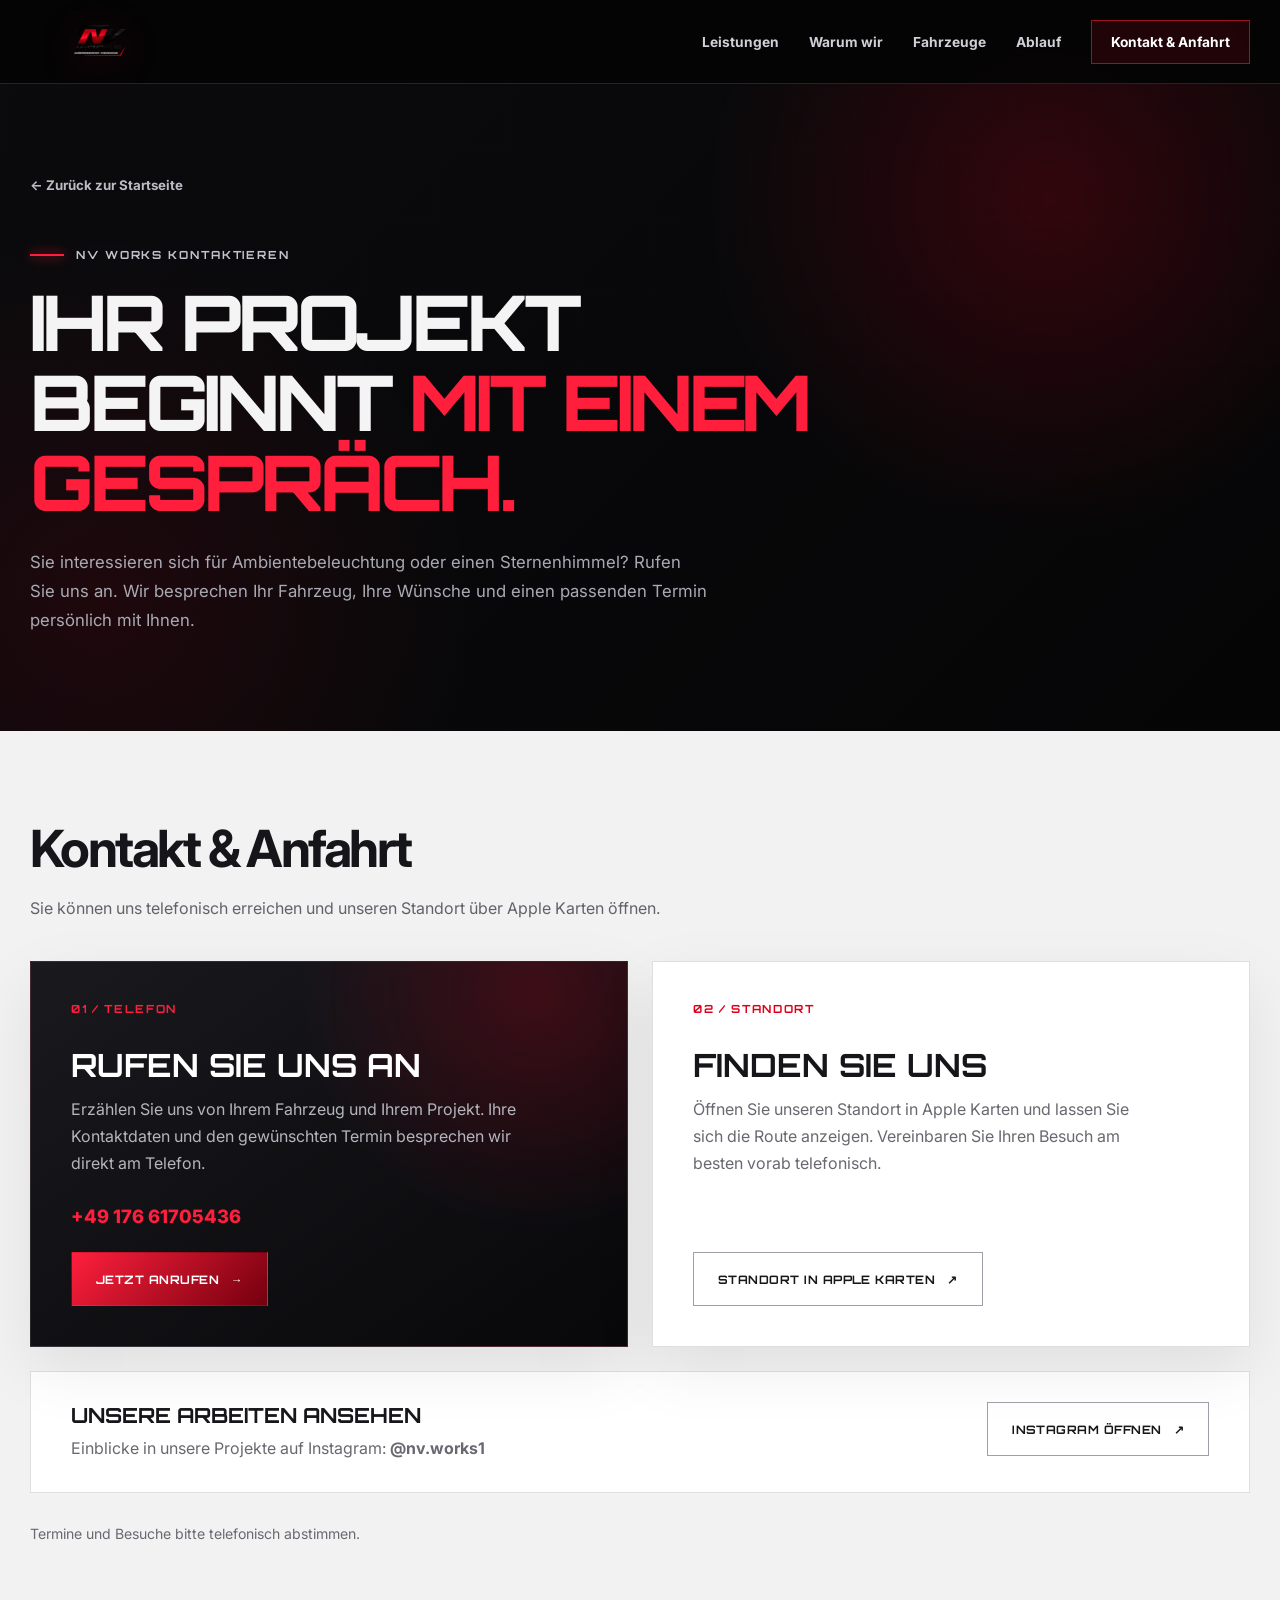
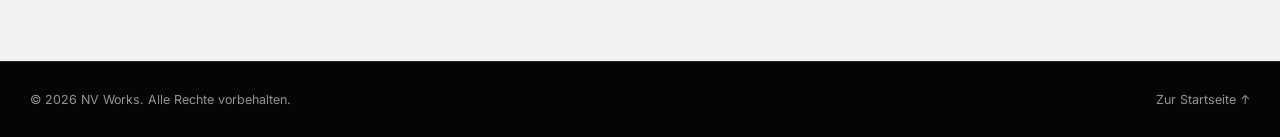
<file: quote.html>
<!DOCTYPE html>
<html lang="de">
<head>
 <meta charset="UTF-8">
 <meta name="viewport" content="width=device-width, initial-scale=1.0">
 <meta name="description" content="Kontaktieren Sie NV Works telefonisch und finden Sie unseren Standort in Apple Karten.">
 <meta name="theme-color" content="#050506">
 <title>Kontakt & Anfahrt | NV Works</title>
 <link rel="icon" type="image/png" href="nv-works-logo.png">
 <link rel="preconnect" href="https://fonts.googleapis.com">
 <link rel="preconnect" href="https://fonts.gstatic.com" crossorigin>
 <link href="https://fonts.googleapis.com/css2?family=Inter:wght@400;500;600;700;800&family=Orbitron:wght@500;600;700;800&display=swap" rel="stylesheet">
 <style>
   :root { --black:#050506; --red:#dc001c; --bright:#ff1f3d; --text:#f4f4f5; --muted:#aaaab4; --line:rgba(255,255,255,.13); --header:84px; }
   * { box-sizing:border-box; }
   html { scroll-behavior:smooth; }
   body { min-width:320px; margin:0; overflow-x:hidden; color:var(--text); background:var(--black); font-family:Inter,system-ui,sans-serif; }
   body.menu-open { overflow:hidden; }
   a { color:inherit; text-decoration:none; }
   img { display:block; max-width:100%; }
   button { font:inherit; }
   .container { width:min(calc(100% - 40px),1220px); margin-inline:auto; }
   .site-header { position:fixed; inset:0 0 auto; z-index:1000; height:var(--header); border-bottom:1px solid var(--line); background:rgba(5,5,6,.94); backdrop-filter:blur(18px); }
   .nav-inner { height:100%; display:flex; align-items:center; justify-content:space-between; gap:30px; }
   .brand { position:relative; z-index:1003; display:flex; align-items:center; }
   .brand img { width:140px; max-height:64px; object-fit:contain; filter:drop-shadow(0 8px 20px rgba(220,0,28,.2)); }
   .brand-text { display:none; font:800 1.05rem Orbitron,sans-serif; letter-spacing:.08em; }
   .brand-text strong { color:var(--bright); }
   .nav { display:flex; align-items:center; gap:30px; }
   .nav a { color:#d0d0d6; font-size:.86rem; font-weight:700; }
   .nav a:hover,.nav a:focus-visible { color:#fff; }
   .nav .nav-cta { display:inline-flex; min-height:44px; align-items:center; padding:0 19px; border:1px solid rgba(255,31,61,.55); color:white; background:rgba(220,0,28,.12); }
   .nav .nav-cta:hover { background:var(--red); }
   .menu-button { display:none; position:relative; z-index:1004; width:48px; height:46px; border:1px solid var(--line); background:#111114; cursor:pointer; }
   .menu-button span { position:absolute; left:13px; width:21px; height:2px; background:#fff; transition:transform .25s,top .25s,opacity .25s; }
   .menu-button span:nth-child(1) { top:14px; } .menu-button span:nth-child(2) { top:21px; } .menu-button span:nth-child(3) { top:28px; }
   .menu-button[aria-expanded=true] span:nth-child(1) { top:21px; transform:rotate(45deg); }
   .menu-button[aria-expanded=true] span:nth-child(2) { opacity:0; }
   .menu-button[aria-expanded=true] span:nth-child(3) { top:21px; transform:rotate(-45deg); }
   .hero { position:relative; overflow:hidden; padding:calc(var(--header) + 90px) 0 95px; background:radial-gradient(circle at 82% 27%,rgba(220,0,28,.2),transparent 29%),radial-gradient(circle at 8% 83%,rgba(220,0,28,.1),transparent 28%),linear-gradient(135deg,#0b0b0e,#050506); }
   .hero:before { content:""; position:absolute; inset:0; opacity:.15; pointer-events:none; background-image:linear-gradient(rgba(255,255,255,.06) 1px,transparent 1px),linear-gradient(90deg,rgba(255,255,255,.06) 1px,transparent 1px); background-size:72px 72px; mask-image:linear-gradient(#000,transparent); }
   .hero .container { position:relative; }
   .back { display:inline-block; margin-bottom:55px; color:#bcbcc5; font-size:.83rem; font-weight:700; }
   .back:hover { color:white; }
   .kicker { display:flex; align-items:center; gap:12px; margin:0 0 20px; color:#c3c3cc; font:700 .7rem Orbitron,sans-serif; letter-spacing:.17em; text-transform:uppercase; }
   .kicker:before { content:""; display:block; width:34px; height:2px; background:var(--bright); box-shadow:0 0 12px var(--bright); }
   h1 { max-width:900px; margin:0; font:800 clamp(2.7rem,6vw,5.7rem)/1.04 Orbitron,sans-serif; letter-spacing:-.055em; text-transform:uppercase; }
   h1 span { color:var(--bright); }
   .hero p:last-child { max-width:680px; margin:26px 0 0; color:var(--muted); font-size:1.05rem; line-height:1.75; }
   .contact-area { padding:90px 0 115px; background:#f2f2f3; color:#16161a; }
   .intro { max-width:780px; margin:0 0 39px; }
   .intro h2 { margin:0; font-size:clamp(2rem,4vw,3.5rem); line-height:1.08; letter-spacing:-.05em; }
   .intro p { margin:18px 0 0; color:#62626a; line-height:1.75; }
   .cards { display:grid; grid-template-columns:repeat(2,minmax(0,1fr)); gap:24px; }
   .card { display:flex; flex-direction:column; min-height:340px; padding:40px; border:1px solid #dedee3; background:white; box-shadow:0 22px 60px rgba(0,0,0,.08); }
   .card.dark { color:white; border-color:var(--line); background:radial-gradient(circle at 85% 8%,rgba(220,0,28,.22),transparent 38%),linear-gradient(145deg,#19191e,#08080a); }
   .card-number { color:var(--red); font:700 .7rem Orbitron,sans-serif; letter-spacing:.15em; }
   .dark .card-number { color:var(--bright); }
   .card h3 { margin:31px 0 12px; font:700 clamp(1.5rem,2.5vw,2.3rem)/1.15 Orbitron,sans-serif; text-transform:uppercase; }
   .card p { max-width:450px; margin:0 0 28px; color:#686871; line-height:1.7; }
   .card.dark p { color:#b5b5bd; }
   .card .detail { margin:0 0 25px; font-size:1.15rem; font-weight:800; overflow-wrap:anywhere; }
   .card .detail a { color:var(--bright); }
   .button { display:inline-flex; min-height:54px; align-items:center; justify-content:center; gap:12px; align-self:flex-start; margin-top:auto; padding:0 24px; border:1px solid transparent; color:white; background:linear-gradient(135deg,var(--bright),#74000e); font:700 .73rem Orbitron,sans-serif; letter-spacing:.04em; text-transform:uppercase; transition:transform .2s,box-shadow .2s; }
   .button:hover { transform:translateY(-3px); box-shadow:0 15px 35px rgba(220,0,28,.3); }
   .button.secondary { border-color:#9f9fa9; color:#17171a; background:transparent; }
   .button.secondary:hover { box-shadow:none; background:#ededf0; }
   .note { margin:30px 0 0; color:#696971; font-size:.88rem; line-height:1.6; }
   .instagram { display:flex; align-items:center; justify-content:space-between; flex-wrap:wrap; gap:22px; margin-top:24px; padding:30px 40px; border:1px solid #dedee3; background:white; }
   .instagram h3 { margin:0 0 8px; font:700 1.3rem Orbitron,sans-serif; text-transform:uppercase; }
   .instagram p { margin:0; color:#686871; line-height:1.6; }
   .instagram .button { margin-top:0; }
   .footer { padding:30px 0; border-top:1px solid var(--line); background:#050506; }
   .footer-inner { display:flex; justify-content:space-between; flex-wrap:wrap; gap:15px; color:#92929c; font-size:.78rem; }
   .footer a:hover { color:white; }
   @media(max-width:820px) {
     :root { --header:82px; }
     .container { width:min(calc(100% - 28px),1220px); }
     .menu-button { display:block; }
     .nav { position:fixed; inset:0; z-index:1001; width:100%; height:100dvh; flex-direction:column; align-items:stretch; justify-content:flex-start; gap:0; padding:110px 24px 40px; overflow-y:auto; opacity:0; visibility:hidden; background:radial-gradient(circle at 90% 8%,rgba(220,0,28,.25),transparent 30%),#050506; transform:translateX(100%); transition:opacity .28s,visibility .28s,transform .28s; }
     .nav.open { opacity:1; visibility:visible; transform:none; }
     .nav a { display:flex; min-height:69px; align-items:center; border-bottom:1px solid var(--line); color:#fff; font:700 1rem Orbitron,sans-serif; text-transform:uppercase; }
     .nav .nav-cta { justify-content:center; margin-top:25px; border:1px solid var(--bright); background:linear-gradient(135deg,var(--bright),#74000e); }
     body.menu-open .brand { visibility:hidden; }
     .hero { padding:calc(var(--header) + 60px) 0 75px; }
     .back { margin-bottom:45px; }
     .contact-area { padding:75px 0 90px; }
     .cards { grid-template-columns:1fr; }
     .instagram { padding:28px; }
   }
   @media(max-width:560px) {
     .card { min-height:310px; padding:28px; }
     .button { align-self:stretch; }
     h1 { font-size:clamp(2.35rem,10vw,3.5rem); }
     .footer-inner { flex-direction:column; }
   }
   @media(prefers-reduced-motion:reduce) { html { scroll-behavior:auto; } *,*:before,*:after { transition-duration:.01ms !important; } }
 </style>
</head>
<body>
 <header class="site-header">
   <div class="container nav-inner">
     <a class="brand" href="index.html" aria-label="NV Works Startseite">
       <img src="nv-works-logo.png" alt="NV Works Logo" onerror="this.hidden=true;this.nextElementSibling.style.display='inline'">
       <span class="brand-text"><strong>NV</strong> WORKS</span>
     </a>
     <button class="menu-button" type="button" aria-label="Menü öffnen" aria-expanded="false" aria-controls="main-navigation"><span></span><span></span><span></span></button>
     <nav class="nav" id="main-navigation" aria-label="Hauptnavigation">
       <a href="index.html#leistungen">Leistungen</a>
       <a href="index.html#vorteile">Warum wir</a>
       <a href="index.html#fahrzeuge">Fahrzeuge</a>
       <a href="index.html#ablauf">Ablauf</a>
       <a class="nav-cta" href="quote.html" aria-current="page">Kontakt & Anfahrt</a>
     </nav>
   </div>
 </header>
 <main>
   <section class="hero">
     <div class="container">
       <a class="back" href="index.html">← Zurück zur Startseite</a>
       <p class="kicker">NV Works kontaktieren</p>
       <h1>Ihr Projekt beginnt <span>mit einem Gespräch.</span></h1>
       <p>Sie interessieren sich für Ambientebeleuchtung oder einen Sternenhimmel? Rufen Sie uns an. Wir besprechen Ihr Fahrzeug, Ihre Wünsche und einen passenden Termin persönlich mit Ihnen.</p>
     </div>
   </section>
   <section class="contact-area" aria-labelledby="contact-title">
     <div class="container">
       <div class="intro">
         <h2 id="contact-title">Kontakt & Anfahrt</h2>
         <p>Sie können uns telefonisch erreichen und unseren Standort über Apple Karten öffnen.</p>
       </div>
       <div class="cards">
         <article class="card dark">
           <span class="card-number">01 / TELEFON</span>
           <h3>Rufen Sie uns an</h3>
           <p>Erzählen Sie uns von Ihrem Fahrzeug und Ihrem Projekt. Ihre Kontaktdaten und den gewünschten Termin besprechen wir direkt am Telefon.</p>
           <div class="detail"><a href="tel:+4917661705436">+49 176 61705436</a></div>
           <a class="button" href="tel:+4917661705436">Jetzt anrufen <span aria-hidden="true">→</span></a>
         </article>
         <article class="card">
           <span class="card-number">02 / STANDORT</span>
           <h3>Finden Sie uns</h3>
           <p>Öffnen Sie unseren Standort in Apple Karten und lassen Sie sich die Route anzeigen. Vereinbaren Sie Ihren Besuch am besten vorab telefonisch.</p>
           <a class="button secondary" href="https://maps.apple/p/~o9tqRirfQ~dsi" target="_blank" rel="noopener noreferrer">Standort in Apple Karten <span aria-hidden="true">↗</span></a>
         </article>
       </div>
       <div class="instagram">
         <div>
           <h3>Unsere Arbeiten ansehen</h3>
           <p>Einblicke in unsere Projekte auf Instagram: <strong>@nv.works1</strong></p>
         </div>
         <a class="button secondary" href="https://www.instagram.com/nv.works1/" target="_blank" rel="noopener noreferrer" aria-label="NV Works Projekte auf Instagram ansehen">Instagram öffnen <span aria-hidden="true">↗</span></a>
       </div>
       <p class="note">Termine und Besuche bitte telefonisch abstimmen.</p>
     </div>
   </section>
 </main>
 <footer class="footer">
   <div class="container footer-inner">
     <span>© <span id="year"></span> NV Works. Alle Rechte vorbehalten.</span>
     <a href="index.html">Zur Startseite ↑</a>
   </div>
 </footer>
 <script>
   (() => {
     const button = document.querySelector('.menu-button');
     const nav = document.querySelector('.nav');
     const closeMenu = () => {
       button.setAttribute('aria-expanded', 'false');
       button.setAttribute('aria-label', 'Menü öffnen');
       nav.classList.remove('open');
       document.body.classList.remove('menu-open');
     };
     button.addEventListener('click', () => {
       const open = button.getAttribute('aria-expanded') !== 'true';
       button.setAttribute('aria-expanded', String(open));
       button.setAttribute('aria-label', open ? 'Menü schließen' : 'Menü öffnen');
       nav.classList.toggle('open', open);
       document.body.classList.toggle('menu-open', open);
     });
     nav.querySelectorAll('a').forEach(link => link.addEventListener('click', closeMenu));
     document.addEventListener('keydown', event => { if (event.key === 'Escape') closeMenu(); });
     window.addEventListener('resize', () => { if (window.innerWidth > 820) closeMenu(); });
     document.getElementById('year').textContent = new Date().getFullYear();
   })();
 </script>
</body>
</html>
</file>
